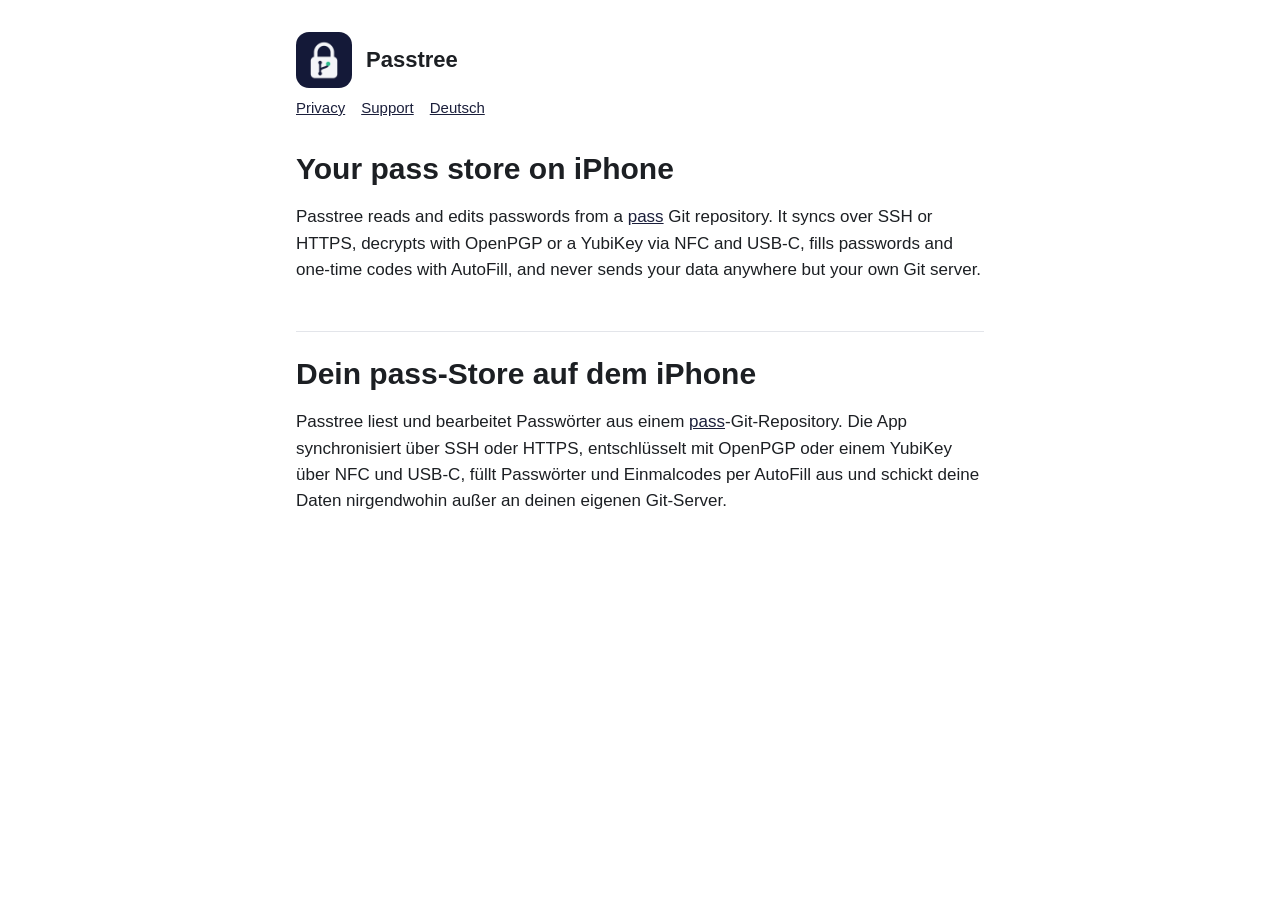
<file: index.html>
<!doctype html>
<html lang="en">
<head>
<meta charset="utf-8">
<meta name="viewport" content="width=device-width, initial-scale=1">
<title>Passtree</title>
<link rel="stylesheet" href="style.css">
</head>
<body>
<main>
<header><img src="icon.png" alt=""><a href="./">Passtree</a></header>
<nav><a href="privacy.html">Privacy</a><a href="support.html">Support</a><a href="#de">Deutsch</a></nav>

<section lang="en">
<h1>Your pass store on iPhone</h1>
<p>Passtree reads and edits passwords from a <a href="https://www.passwordstore.org">pass</a> Git repository. It syncs over SSH or HTTPS, decrypts with OpenPGP or a YubiKey via NFC and USB-C, fills passwords and one-time codes with AutoFill, and never sends your data anywhere but your own Git server.</p>
</section>

<section lang="de" id="de" class="lang">
<h1>Dein pass-Store auf dem iPhone</h1>
<p>Passtree liest und bearbeitet Passwörter aus einem <a href="https://www.passwordstore.org">pass</a>-Git-Repository. Die App synchronisiert über SSH oder HTTPS, entschlüsselt mit OpenPGP oder einem YubiKey über NFC und USB-C, füllt Passwörter und Einmalcodes per AutoFill aus und schickt deine Daten nirgendwohin außer an deinen eigenen Git-Server.</p>
</section>
</main>
</body>
</html>
</file>
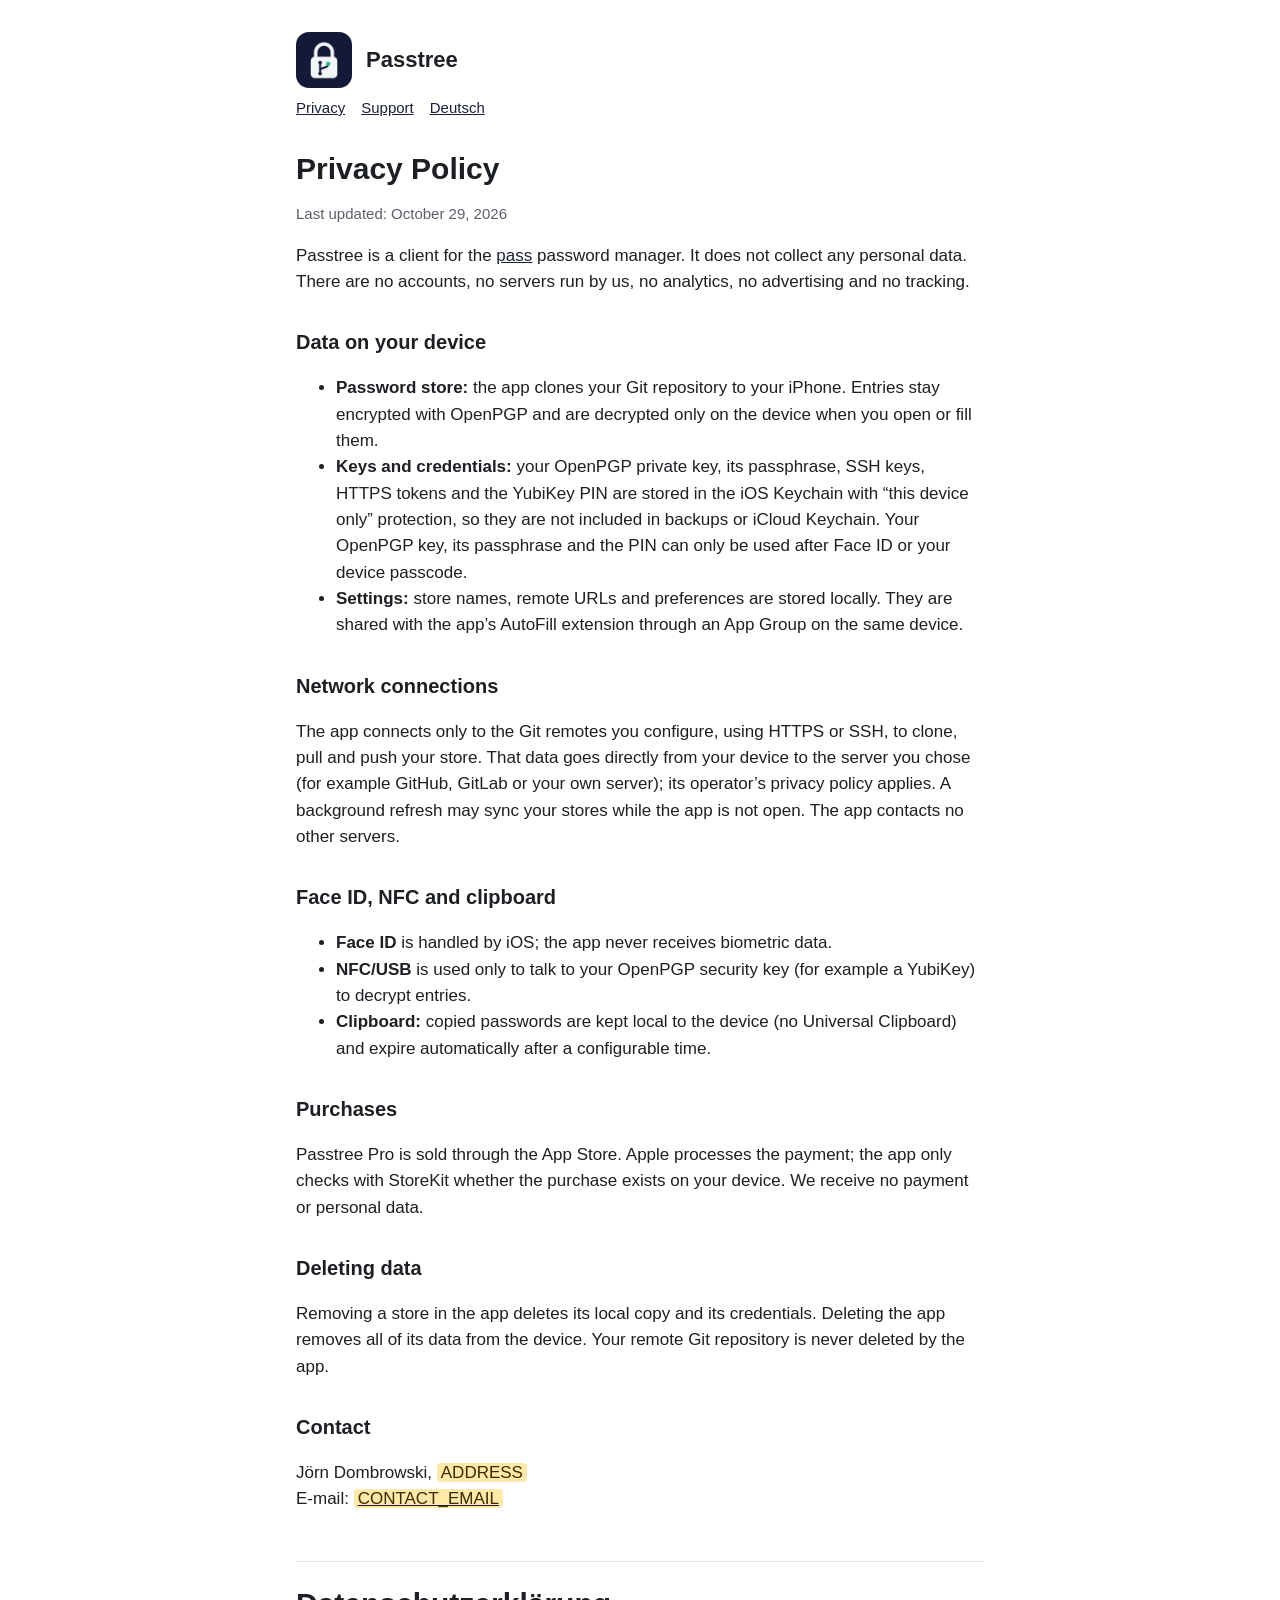
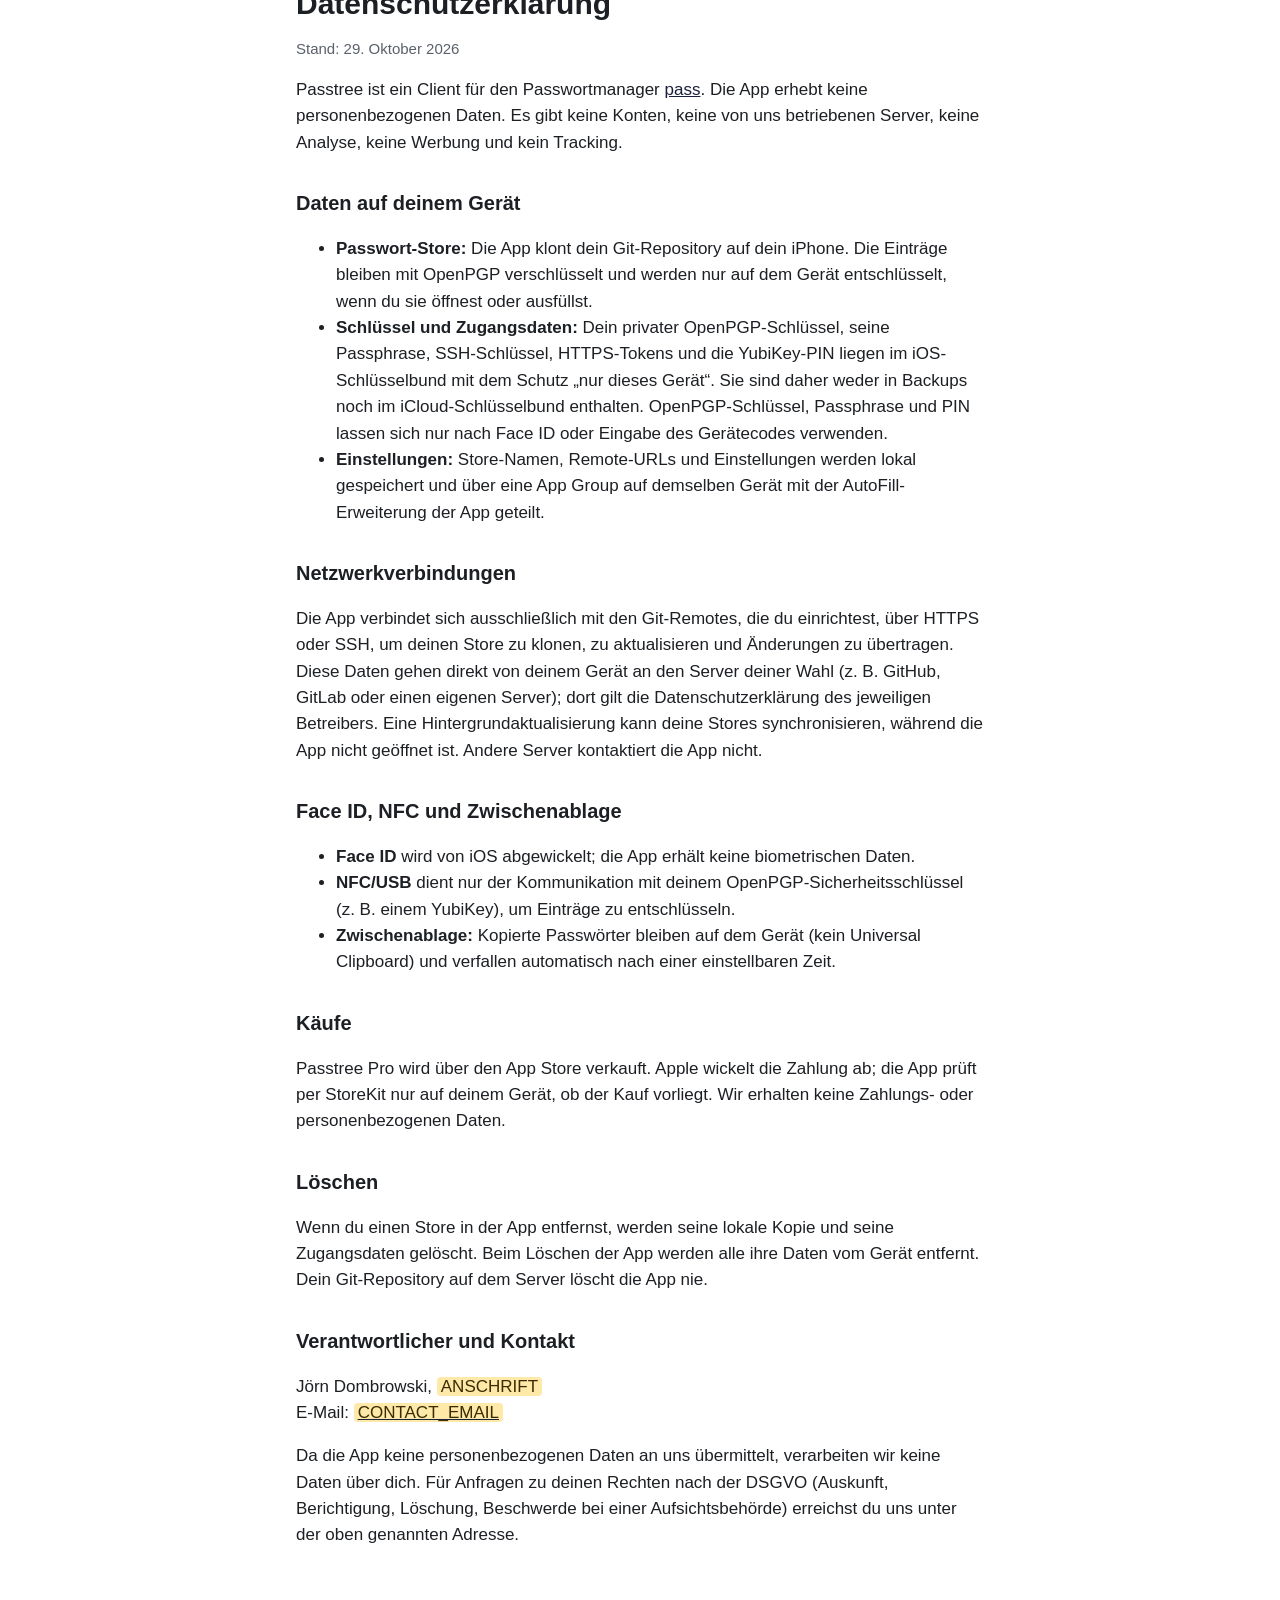
<file: privacy.html>
<!doctype html>
<html lang="en">
<head>
<meta charset="utf-8">
<meta name="viewport" content="width=device-width, initial-scale=1">
<title>Passtree – Privacy Policy</title>
<link rel="stylesheet" href="style.css">
</head>
<body>
<main>
<header><img src="icon.png" alt=""><a href="./">Passtree</a></header>
<nav><a href="privacy.html">Privacy</a><a href="support.html">Support</a><a href="#de">Deutsch</a></nav>

<section lang="en">
<h1>Privacy Policy</h1>
<p class="meta">Last updated: October 29, 2026</p>

<p>Passtree is a client for the <a href="https://www.passwordstore.org">pass</a> password manager. It does not collect any personal data. There are no accounts, no servers run by us, no analytics, no advertising and no tracking.</p>

<h2>Data on your device</h2>
<ul>
<li><strong>Password store:</strong> the app clones your Git repository to your iPhone. Entries stay encrypted with OpenPGP and are decrypted only on the device when you open or fill them.</li>
<li><strong>Keys and credentials:</strong> your OpenPGP private key, its passphrase, SSH keys, HTTPS tokens and the YubiKey PIN are stored in the iOS Keychain with “this device only” protection, so they are not included in backups or iCloud Keychain. Your OpenPGP key, its passphrase and the PIN can only be used after Face ID or your device passcode.</li>
<li><strong>Settings:</strong> store names, remote URLs and preferences are stored locally. They are shared with the app’s AutoFill extension through an App Group on the same device.</li>
</ul>

<h2>Network connections</h2>
<p>The app connects only to the Git remotes you configure, using HTTPS or SSH, to clone, pull and push your store. That data goes directly from your device to the server you chose (for example GitHub, GitLab or your own server); its operator’s privacy policy applies. A background refresh may sync your stores while the app is not open. The app contacts no other servers.</p>

<h2>Face ID, NFC and clipboard</h2>
<ul>
<li><strong>Face ID</strong> is handled by iOS; the app never receives biometric data.</li>
<li><strong>NFC/USB</strong> is used only to talk to your OpenPGP security key (for example a YubiKey) to decrypt entries.</li>
<li><strong>Clipboard:</strong> copied passwords are kept local to the device (no Universal Clipboard) and expire automatically after a configurable time.</li>
</ul>

<h2>Purchases</h2>
<p>Passtree Pro is sold through the App Store. Apple processes the payment; the app only checks with StoreKit whether the purchase exists on your device. We receive no payment or personal data.</p>

<h2>Deleting data</h2>
<p>Removing a store in the app deletes its local copy and its credentials. Deleting the app removes all of its data from the device. Your remote Git repository is never deleted by the app.</p>

<h2>Contact</h2>
<p>Jörn Dombrowski, <span class="todo">ADDRESS</span><br>
E-mail: <a href="mailto:CONTACT_EMAIL"><span class="todo">CONTACT_EMAIL</span></a></p>
</section>

<section lang="de" id="de" class="lang">
<h1>Datenschutzerklärung</h1>
<p class="meta">Stand: 29. Oktober 2026</p>

<p>Passtree ist ein Client für den Passwortmanager <a href="https://www.passwordstore.org">pass</a>. Die App erhebt keine personenbezogenen Daten. Es gibt keine Konten, keine von uns betriebenen Server, keine Analyse, keine Werbung und kein Tracking.</p>

<h2>Daten auf deinem Gerät</h2>
<ul>
<li><strong>Passwort-Store:</strong> Die App klont dein Git-Repository auf dein iPhone. Die Einträge bleiben mit OpenPGP verschlüsselt und werden nur auf dem Gerät entschlüsselt, wenn du sie öffnest oder ausfüllst.</li>
<li><strong>Schlüssel und Zugangsdaten:</strong> Dein privater OpenPGP-Schlüssel, seine Passphrase, SSH-Schlüssel, HTTPS-Tokens und die YubiKey-PIN liegen im iOS-Schlüsselbund mit dem Schutz „nur dieses Gerät“. Sie sind daher weder in Backups noch im iCloud-Schlüsselbund enthalten. OpenPGP-Schlüssel, Passphrase und PIN lassen sich nur nach Face ID oder Eingabe des Gerätecodes verwenden.</li>
<li><strong>Einstellungen:</strong> Store-Namen, Remote-URLs und Einstellungen werden lokal gespeichert und über eine App Group auf demselben Gerät mit der AutoFill-Erweiterung der App geteilt.</li>
</ul>

<h2>Netzwerkverbindungen</h2>
<p>Die App verbindet sich ausschließlich mit den Git-Remotes, die du einrichtest, über HTTPS oder SSH, um deinen Store zu klonen, zu aktualisieren und Änderungen zu übertragen. Diese Daten gehen direkt von deinem Gerät an den Server deiner Wahl (z. B. GitHub, GitLab oder einen eigenen Server); dort gilt die Datenschutzerklärung des jeweiligen Betreibers. Eine Hintergrundaktualisierung kann deine Stores synchronisieren, während die App nicht geöffnet ist. Andere Server kontaktiert die App nicht.</p>

<h2>Face ID, NFC und Zwischenablage</h2>
<ul>
<li><strong>Face ID</strong> wird von iOS abgewickelt; die App erhält keine biometrischen Daten.</li>
<li><strong>NFC/USB</strong> dient nur der Kommunikation mit deinem OpenPGP-Sicherheitsschlüssel (z. B. einem YubiKey), um Einträge zu entschlüsseln.</li>
<li><strong>Zwischenablage:</strong> Kopierte Passwörter bleiben auf dem Gerät (kein Universal Clipboard) und verfallen automatisch nach einer einstellbaren Zeit.</li>
</ul>

<h2>Käufe</h2>
<p>Passtree Pro wird über den App Store verkauft. Apple wickelt die Zahlung ab; die App prüft per StoreKit nur auf deinem Gerät, ob der Kauf vorliegt. Wir erhalten keine Zahlungs- oder personenbezogenen Daten.</p>

<h2>Löschen</h2>
<p>Wenn du einen Store in der App entfernst, werden seine lokale Kopie und seine Zugangsdaten gelöscht. Beim Löschen der App werden alle ihre Daten vom Gerät entfernt. Dein Git-Repository auf dem Server löscht die App nie.</p>

<h2>Verantwortlicher und Kontakt</h2>
<p>Jörn Dombrowski, <span class="todo">ANSCHRIFT</span><br>
E-Mail: <a href="mailto:CONTACT_EMAIL"><span class="todo">CONTACT_EMAIL</span></a></p>
<p>Da die App keine personenbezogenen Daten an uns übermittelt, verarbeiten wir keine Daten über dich. Für Anfragen zu deinen Rechten nach der DSGVO (Auskunft, Berichtigung, Löschung, Beschwerde bei einer Aufsichtsbehörde) erreichst du uns unter der oben genannten Adresse.</p>
</section>
</main>
</body>
</html>
</file>
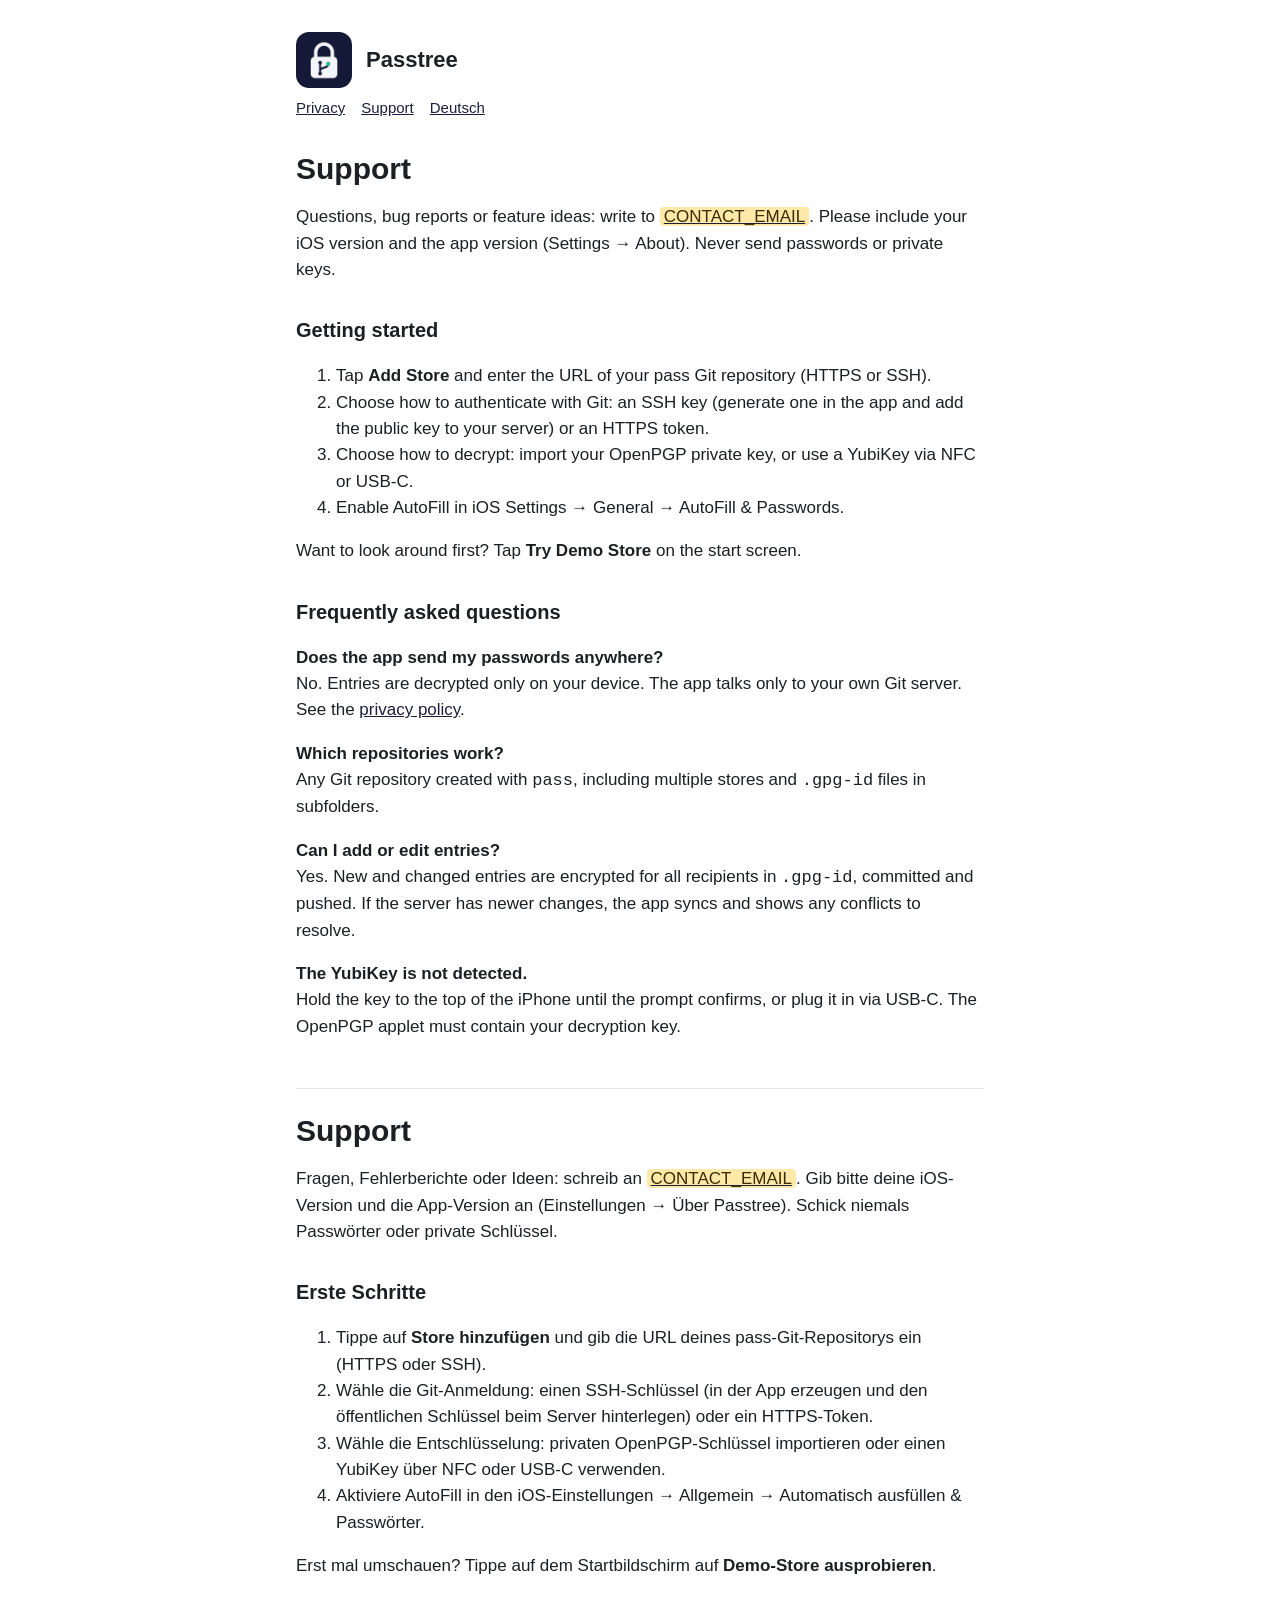
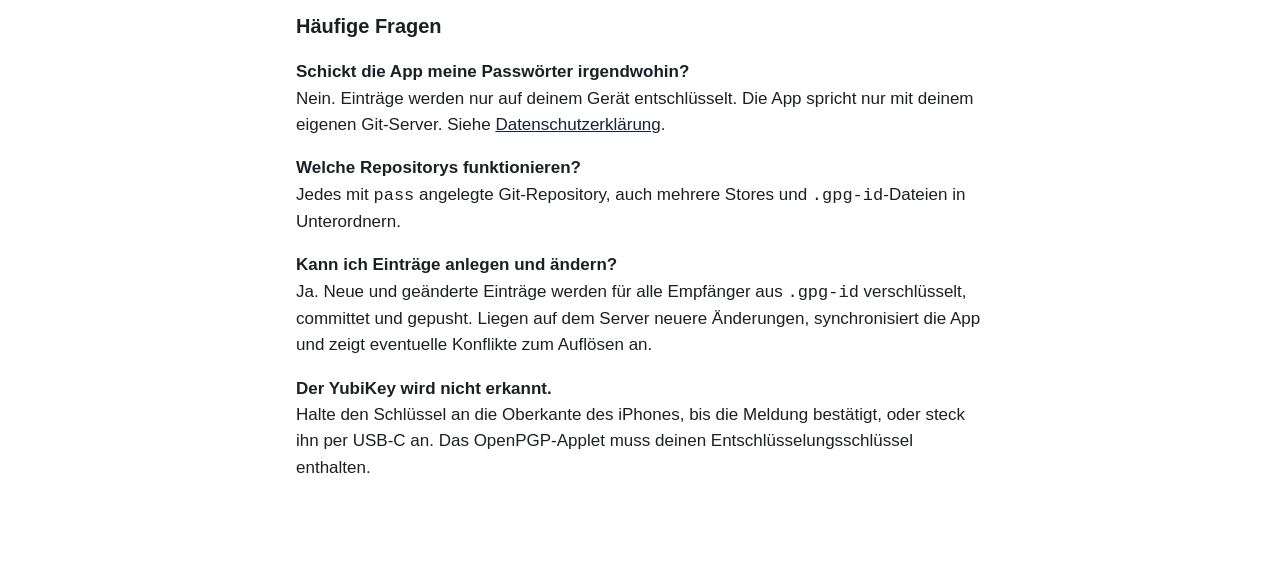
<file: support.html>
<!doctype html>
<html lang="en">
<head>
<meta charset="utf-8">
<meta name="viewport" content="width=device-width, initial-scale=1">
<title>Passtree – Support</title>
<link rel="stylesheet" href="style.css">
</head>
<body>
<main>
<header><img src="icon.png" alt=""><a href="./">Passtree</a></header>
<nav><a href="privacy.html">Privacy</a><a href="support.html">Support</a><a href="#de">Deutsch</a></nav>

<section lang="en">
<h1>Support</h1>
<p>Questions, bug reports or feature ideas: write to <a href="mailto:CONTACT_EMAIL"><span class="todo">CONTACT_EMAIL</span></a>. Please include your iOS version and the app version (Settings → About). Never send passwords or private keys.</p>

<h2>Getting started</h2>
<ol>
<li>Tap <strong>Add Store</strong> and enter the URL of your pass Git repository (HTTPS or SSH).</li>
<li>Choose how to authenticate with Git: an SSH key (generate one in the app and add the public key to your server) or an HTTPS token.</li>
<li>Choose how to decrypt: import your OpenPGP private key, or use a YubiKey via NFC or USB-C.</li>
<li>Enable AutoFill in iOS Settings → General → AutoFill &amp; Passwords.</li>
</ol>
<p>Want to look around first? Tap <strong>Try Demo Store</strong> on the start screen.</p>

<h2>Frequently asked questions</h2>
<p><strong>Does the app send my passwords anywhere?</strong><br>No. Entries are decrypted only on your device. The app talks only to your own Git server. See the <a href="privacy.html">privacy policy</a>.</p>
<p><strong>Which repositories work?</strong><br>Any Git repository created with <code>pass</code>, including multiple stores and <code>.gpg-id</code> files in subfolders.</p>
<p><strong>Can I add or edit entries?</strong><br>Yes. New and changed entries are encrypted for all recipients in <code>.gpg-id</code>, committed and pushed. If the server has newer changes, the app syncs and shows any conflicts to resolve.</p>
<p><strong>The YubiKey is not detected.</strong><br>Hold the key to the top of the iPhone until the prompt confirms, or plug it in via USB-C. The OpenPGP applet must contain your decryption key.</p>
</section>

<section lang="de" id="de" class="lang">
<h1>Support</h1>
<p>Fragen, Fehlerberichte oder Ideen: schreib an <a href="mailto:CONTACT_EMAIL"><span class="todo">CONTACT_EMAIL</span></a>. Gib bitte deine iOS-Version und die App-Version an (Einstellungen → Über Passtree). Schick niemals Passwörter oder private Schlüssel.</p>

<h2>Erste Schritte</h2>
<ol>
<li>Tippe auf <strong>Store hinzufügen</strong> und gib die URL deines pass-Git-Repositorys ein (HTTPS oder SSH).</li>
<li>Wähle die Git-Anmeldung: einen SSH-Schlüssel (in der App erzeugen und den öffentlichen Schlüssel beim Server hinterlegen) oder ein HTTPS-Token.</li>
<li>Wähle die Entschlüsselung: privaten OpenPGP-Schlüssel importieren oder einen YubiKey über NFC oder USB-C verwenden.</li>
<li>Aktiviere AutoFill in den iOS-Einstellungen → Allgemein → Automatisch ausfüllen &amp; Passwörter.</li>
</ol>
<p>Erst mal umschauen? Tippe auf dem Startbildschirm auf <strong>Demo-Store ausprobieren</strong>.</p>

<h2>Häufige Fragen</h2>
<p><strong>Schickt die App meine Passwörter irgendwohin?</strong><br>Nein. Einträge werden nur auf deinem Gerät entschlüsselt. Die App spricht nur mit deinem eigenen Git-Server. Siehe <a href="privacy.html#de">Datenschutzerklärung</a>.</p>
<p><strong>Welche Repositorys funktionieren?</strong><br>Jedes mit <code>pass</code> angelegte Git-Repository, auch mehrere Stores und <code>.gpg-id</code>-Dateien in Unterordnern.</p>
<p><strong>Kann ich Einträge anlegen und ändern?</strong><br>Ja. Neue und geänderte Einträge werden für alle Empfänger aus <code>.gpg-id</code> verschlüsselt, committet und gepusht. Liegen auf dem Server neuere Änderungen, synchronisiert die App und zeigt eventuelle Konflikte zum Auflösen an.</p>
<p><strong>Der YubiKey wird nicht erkannt.</strong><br>Halte den Schlüssel an die Oberkante des iPhones, bis die Meldung bestätigt, oder steck ihn per USB-C an. Das OpenPGP-Applet muss deinen Entschlüsselungsschlüssel enthalten.</p>
</section>
</main>
</body>
</html>
</file>
<file: style.css>
:root {
  --bg: #ffffff;
  --fg: #1c1f23;
  --muted: #5a606a;
  --accent: #1b1f3b;
  --line: #e3e5ea;
}
@media (prefers-color-scheme: dark) {
  :root {
    --bg: #0b0d10;
    --fg: #e8eaf0;
    --muted: #a0a6b2;
    --accent: #d6daf0;
    --line: #262a33;
  }
}
* { box-sizing: border-box; }
body {
  margin: 0;
  background: var(--bg);
  color: var(--fg);
  font: 17px/1.55 -apple-system, BlinkMacSystemFont, "Helvetica Neue", sans-serif;
}
main { max-width: 720px; margin: 0 auto; padding: 32px 16px 64px; }
header { display: flex; align-items: center; gap: 14px; margin-bottom: 8px; }
header img { width: 56px; height: 56px; border-radius: 13px; }
header a { color: inherit; text-decoration: none; font-weight: 700; font-size: 22px; }
nav { display: flex; gap: 16px; flex-wrap: wrap; font-size: 15px; margin-bottom: 32px; }
a { color: var(--accent); }
h1 { font-size: 30px; line-height: 1.2; margin: 0 0 8px; }
h2 { font-size: 20px; margin: 32px 0 8px; }
p, li { color: var(--fg); }
.meta { color: var(--muted); font-size: 15px; }
.lang { border-top: 1px solid var(--line); margin-top: 48px; padding-top: 24px; }
.todo { background: #ffe9a8; color: #3a2c00; padding: 0 4px; border-radius: 4px; }
</file>
